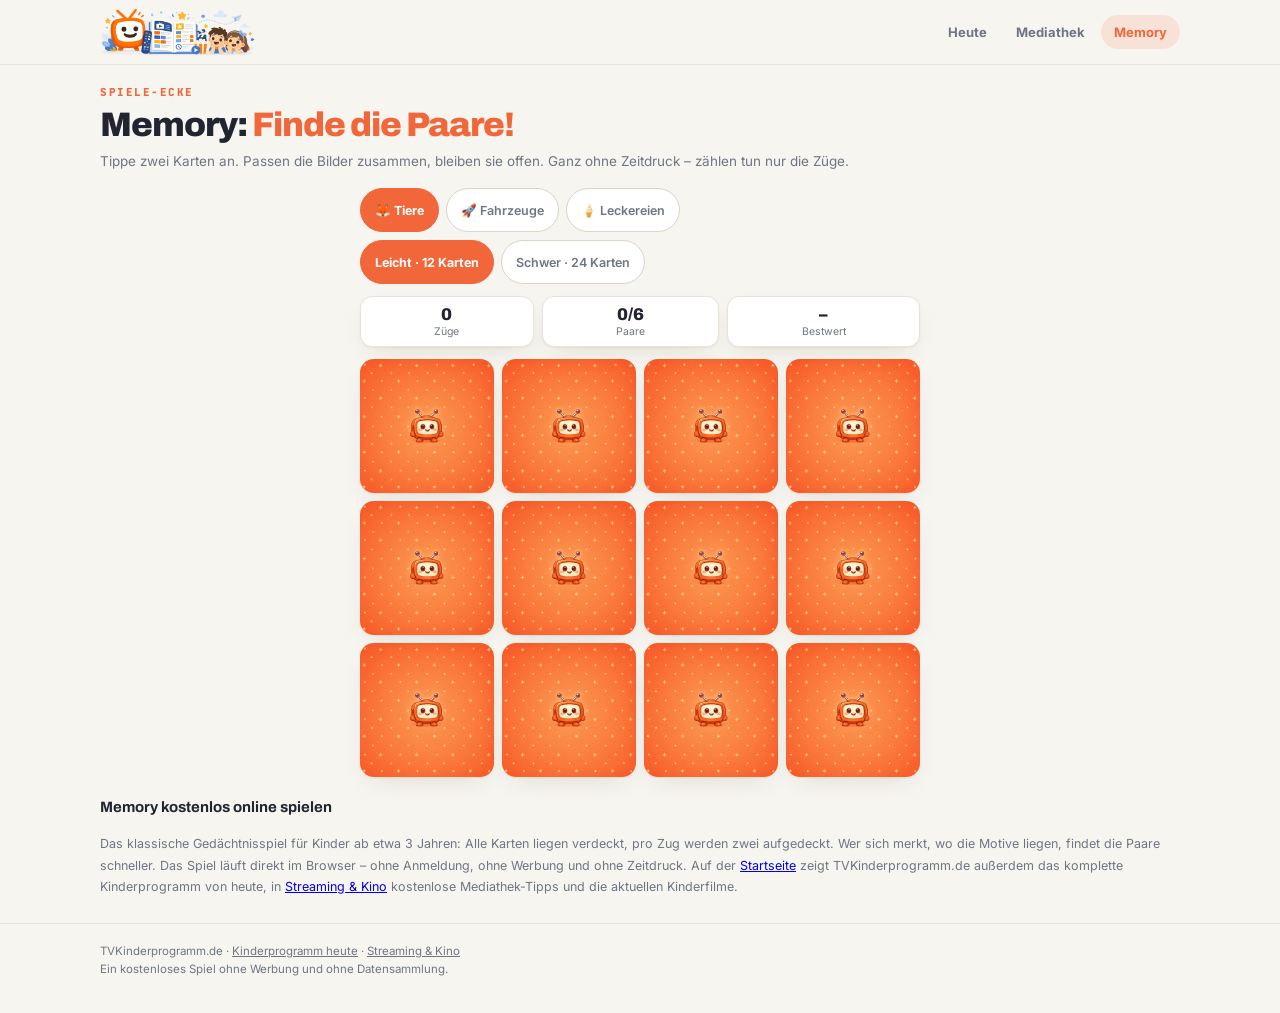
<file: memory.html>
<!doctype html>
<html lang="de">
<head>
<meta charset="utf-8">
<meta name="viewport" content="width=device-width, initial-scale=1">
<title>Memory online spielen: kostenloses Kinderspiel | TVKinderprogramm.de</title>
<meta name="description" content="Memory kostenlos im Browser spielen: Paare finden mit Tieren, Fahrzeugen und Leckereien. Ohne Anmeldung, ohne Werbung, für Kinder ab 3 Jahren.">
<link rel="canonical" href="https://tvkinderprogramm.de/memory.html">
<meta name="robots" content="index,follow,max-image-preview:large,max-snippet:-1">
<meta name="theme-color" content="#F7F5F0">
<meta property="og:type" content="website">
<meta property="og:title" content="Memory online spielen: kostenloses Kinderspiel">
<meta property="og:description" content="Paare finden mit Tieren, Fahrzeugen und Leckereien. Ohne Anmeldung, ohne Werbung.">
<meta property="og:url" content="https://tvkinderprogramm.de/memory.html">
<meta property="og:image" content="https://tvkinderprogramm.de/og-image.jpg">
<link rel="icon" href="favicon.ico" sizes="any">
<link rel="icon" type="image/png" sizes="32x32" href="favicon-32x32.png">
<link rel="apple-touch-icon" sizes="180x180" href="apple-touch-icon.png">
<link rel="preconnect" href="https://fonts.googleapis.com">
<link rel="preconnect" href="https://fonts.gstatic.com" crossorigin>
<link href="https://fonts.googleapis.com/css2?family=Archivo:wght@700;850&family=Inter:wght@400;600;700&family=JetBrains+Mono:wght@600;700&display=swap" rel="stylesheet">
<script type="application/ld+json">{"@context":"https://schema.org","@graph":[{"@type":"WebPage","@id":"https://tvkinderprogramm.de/memory.html#webpage","url":"https://tvkinderprogramm.de/memory.html","name":"Memory online spielen: kostenloses Kinderspiel","inLanguage":"de-DE","isPartOf":{"@id":"https://tvkinderprogramm.de/#website"}},{"@type":["WebApplication","Game"],"@id":"https://tvkinderprogramm.de/memory.html#game","name":"Memory: Finde die Paare","url":"https://tvkinderprogramm.de/memory.html","applicationCategory":"GameApplication","operatingSystem":"Web","inLanguage":"de-DE","isAccessibleForFree":true,"offers":{"@type":"Offer","price":"0","priceCurrency":"EUR"},"audience":{"@type":"PeopleAudience","suggestedMinAge":3},"genre":"Gedächtnisspiel"},{"@type":"BreadcrumbList","itemListElement":[{"@type":"ListItem","position":1,"name":"Startseite","item":"https://tvkinderprogramm.de/"},{"@type":"ListItem","position":2,"name":"Memory","item":"https://tvkinderprogramm.de/memory.html"}]}]}</script>
<style>
:root{
  --bg:#F7F5F0; --surface:#FFFFFF; --surface2:#FFF8F3;
  --line:#E8E3DB; --line2:#DBD3C7;
  --ink:#202531; --muted:#6F7683;
  --orange:#F2673A; --orange2:#FF8B5F;
  --shadow:0 1px 2px rgba(60,45,25,.05), 0 10px 28px -12px rgba(60,45,25,.16);
  --r:16px;
}
*{box-sizing:border-box}
body{margin:0; background:var(--bg); color:var(--ink);
  font-family:"Inter",system-ui,sans-serif; -webkit-font-smoothing:antialiased}
.wrap{width:min(1080px, 100% - 24px); margin:0 auto}
.spielfeld{width:min(560px,100%); margin:0 auto}
header{position:sticky; top:0; z-index:20; background:color-mix(in srgb, var(--bg) 86%, transparent);
  backdrop-filter:blur(14px); border-bottom:1px solid var(--line)}
.hbar{display:flex; align-items:center; justify-content:space-between; gap:10px; padding:8px 0; width:min(1080px,100% - 24px); margin:0 auto}
.logo img{display:block; height:48px; width:auto}
.kopfnav{display:flex; align-items:center; gap:3px; margin-left:auto}
.kopfnav a{padding:9px 13px; border-radius:999px; text-decoration:none;
  font:700 13px "Inter",sans-serif; color:var(--muted)}
.kopfnav a:hover{color:var(--orange)}
.kopfnav a.an{background:rgba(242,103,58,.13); color:var(--orange)}
@media (max-width:430px){ .kopfnav a{padding:8px 8px; font-size:12px} }
.kicker{font:800 11px "JetBrains Mono",monospace; letter-spacing:.14em; text-transform:uppercase;
  color:var(--orange); margin:20px 0 8px}
h1{font-family:"Archivo",sans-serif; font-weight:850; font-size:clamp(24px,4.6vw,34px);
  line-height:1.05; letter-spacing:-.03em; margin:0 0 8px}
h1 em{font-style:normal; color:var(--orange)}
.lead{font-size:13.5px; line-height:1.6; color:var(--muted); margin:0 0 16px}

.chips{display:flex; flex-wrap:wrap; gap:7px; margin:0 0 8px}
.chip{border:1px solid var(--line2); background:var(--surface); color:var(--muted); cursor:pointer;
  font:600 12.5px "Inter",sans-serif; border-radius:999px; padding:9px 14px; min-height:44px}
.chip[aria-pressed="true"]{background:var(--orange); border-color:var(--orange); color:#fff; font-weight:700}
.leiste{display:flex; align-items:center; gap:8px; margin:12px 0}
.zahl{flex:1 1 auto; border:1px solid var(--line); border-radius:12px; background:var(--surface);
  box-shadow:var(--shadow); padding:8px 12px; text-align:center}
.zahl b{display:block; font-family:"Archivo",sans-serif; font-size:17px; font-weight:850}
.zahl span{display:block; font-size:10.5px; color:var(--muted); margin-top:1px}

.brett{display:grid; grid-template-columns:repeat(4,1fr); gap:8px; margin:4px 0 18px}
.karte{position:relative; aspect-ratio:1; border:0; padding:0; background:none; cursor:pointer;
  perspective:600px; -webkit-tap-highlight-color:transparent}
.k-in{position:absolute; inset:0; transition:transform .35s; transform-style:preserve-3d}
.karte.offen .k-in, .karte.fertig .k-in{transform:rotateY(180deg)}
.k-hinten,.k-vorn{position:absolute; inset:0; backface-visibility:hidden; -webkit-backface-visibility:hidden;
  border-radius:14px; display:grid; place-items:center; box-shadow:var(--shadow)}
.k-hinten{background:linear-gradient(145deg,var(--orange2),var(--orange)); color:#fff; font-size:clamp(22px,7vw,34px)}
.k-hinten.bild{background-size:cover; background-position:center}
.k-vorn{transform:rotateY(180deg); background:var(--surface); border:1px solid var(--line);
  font-size:clamp(30px,9vw,46px)}
.k-vorn.bild{background-size:400% 300%; background-repeat:no-repeat}
.karte.fertig .k-vorn{border-color:var(--orange); box-shadow:0 0 0 2px var(--orange) inset, var(--shadow)}
.karte.fertig{cursor:default; animation:huepf .4s}
@keyframes huepf{40%{transform:scale(1.07)}}

.sieg{position:fixed; inset:0; z-index:50; display:none; place-items:center;
  background:color-mix(in srgb, var(--bg) 75%, transparent); backdrop-filter:blur(6px); padding:20px}
.sieg.zeigen{display:grid}
.siegkarte{position:relative; width:min(380px,100%); background:var(--surface); border:1px solid var(--line);
  border-radius:22px; box-shadow:var(--shadow); padding:26px 22px; text-align:center; overflow:hidden}
.siegkarte img,.siegkarte .grossemoji{width:130px; height:130px; object-fit:contain; margin:0 auto 8px; display:block}
.grossemoji{font-size:86px; line-height:130px}
.siegkarte h2{font-family:"Archivo",sans-serif; font-weight:850; font-size:24px; margin:0 0 6px}
.siegkarte p{color:var(--muted); font-size:13.5px; margin:0 0 16px}
.siegkarte .neuerbest{color:#8A5A00; background:rgba(217,169,78,.16); border:1px solid #D9A94E;
  display:inline-block; border-radius:999px; padding:4px 11px; font:700 11px "JetBrains Mono",monospace;
  letter-spacing:.06em; margin-bottom:12px}
.knopf{display:inline-flex; justify-content:center; border:0; cursor:pointer; border-radius:12px;
  background:var(--orange); color:#fff; font:700 13.5px "Inter",sans-serif; padding:12px 18px; min-height:44px}
.knopf.zart{background:none; border:1px solid var(--line2); color:var(--ink); margin-left:8px}
.konfetti{position:absolute; top:-12px; width:9px; height:14px; border-radius:2px; opacity:.9;
  animation:fall 2.6s linear infinite}
@keyframes fall{to{transform:translateY(460px) rotate(540deg); opacity:0}}

footer{border-top:1px solid var(--line); margin-top:26px; padding:18px 0 34px;
  color:var(--muted); font-size:11.5px; line-height:1.6}
footer a{color:var(--muted)}
.seotext{margin:6px 0 0; color:var(--muted); font-size:12.5px; line-height:1.7}
.seotext h2{font-family:"Archivo",sans-serif; color:var(--ink); font-size:15px; margin:18px 0 6px}
</style>
</head>
<body>
<header><div class="hbar">
  <a class="logo" href="index.html" aria-label="TVKinderprogramm.de: zur Startseite"><img src="headerbild.png" width="518" height="160" alt="TVKinderprogramm.de"></a>
  <nav class="kopfnav" aria-label="Bereiche"><a href="index.html">Heute</a><a href="mediathek-kinder.html">Mediathek</a><a href="memory.html" class="an" aria-current="page">Memory</a></nav>
</div></header>

<main class="wrap">
  <div class="kicker">Spiele-Ecke</div>
  <h1>Memory: <em>Finde die Paare!</em></h1>
  <p class="lead">Tippe zwei Karten an. Passen die Bilder zusammen, bleiben sie offen. Ganz ohne Zeitdruck &#8211; z&#228;hlen tun nur die Z&#252;ge.</p>

  <div class="spielfeld">
  <div class="chips" id="setWahl" role="group" aria-label="Motiv-Set">
    <button class="chip" data-set="tiere" aria-pressed="true">&#129418; Tiere</button>
    <button class="chip" data-set="fahrzeuge" aria-pressed="false">&#128640; Fahrzeuge</button>
    <button class="chip" data-set="essen" aria-pressed="false">&#127846; Leckereien</button>
  </div>
  <div class="chips" id="groesseWahl" role="group" aria-label="Schwierigkeit">
    <button class="chip" data-paare="6" aria-pressed="true">Leicht &#183; 12 Karten</button>
    <button class="chip" data-paare="12" aria-pressed="false">Schwer &#183; 24 Karten</button>
  </div>

  <div class="leiste">
    <div class="zahl"><b id="zuege">0</b><span>Z&#252;ge</span></div>
    <div class="zahl"><b id="paare">0/6</b><span>Paare</span></div>
    <div class="zahl"><b id="best">&#8211;</b><span>Bestwert</span></div>
  </div>

  <div class="brett" id="brett" aria-live="polite"></div>
  </div>

  <section class="seotext">
    <h2>Memory kostenlos online spielen</h2>
    <p>Das klassische Ged&#228;chtnisspiel f&#252;r Kinder ab etwa 3 Jahren: Alle Karten liegen verdeckt, pro Zug werden zwei aufgedeckt. Wer sich merkt, wo die Motive liegen, findet die Paare schneller. Das Spiel l&#228;uft direkt im Browser &#8211; ohne Anmeldung, ohne Werbung und ohne Zeitdruck. Auf der <a href="index.html">Startseite</a> zeigt TVKinderprogramm.de au&#223;erdem das komplette Kinderprogramm von heute, in <a href="mediathek-kinder.html">Streaming &amp; Kino</a> kostenlose Mediathek-Tipps und die aktuellen Kinderfilme.</p>
  </section>
</main>

<div class="sieg" id="sieg" role="dialog" aria-modal="true" aria-labelledby="siegTitel">
  <div class="siegkarte" id="siegkarte">
    <div id="siegBild"></div>
    <h2 id="siegTitel">Geschafft!</h2>
    <div class="neuerbest" id="siegBest" style="display:none">Neuer Bestwert!</div>
    <p id="siegText"></p>
    <button class="knopf" id="nochmal">Nochmal spielen</button>
    <button class="knopf zart" id="schliessen">Schlie&#223;en</button>
  </div>
</div>

<footer><div class="wrap">
  TVKinderprogramm.de &#183; <a href="index.html">Kinderprogramm heute</a> &#183; <a href="mediathek-kinder.html">Streaming &amp; Kino</a><br>
  Ein kostenloses Spiel ohne Werbung und ohne Datensammlung.
</div></footer>

<script>
/* Motive: Reihenfolge entspricht exakt den Rastern der Bild-B&#246;gen
   (memory-tiere.png usw., 4x3). Solange die B&#246;gen fehlen, Emoji-Platzhalter. */
const SETS = {
  tiere:     {emo:["\u{1F98A}","\u{1F418}","\u{1F427}","\u{1F98B}","\u{1F438}","\u{1F989}","\u{1F981}","\u{1F420}","\u{1F41E}","\u{1F422}","\u{1F430}","\u{1F43B}"],
              nam:["Fuchs","Elefant","Pinguin","Schmetterling","Frosch","Eule","L\u00f6we","Fisch","Marienk\u00e4fer","Schildkr\u00f6te","Hase","B\u00e4r"]},
  fahrzeuge: {emo:["\u{1F692}","\u{1F680}","\u26F5","\u{1F6B2}","\u{1F3D7}\uFE0F","\u{1F388}","\u{1F69C}","\u{1F93F}","\u{1F682}","\u2708\uFE0F","\u{1F6F4}","\u{1F6F8}"],
              nam:["Feuerwehrauto","Rakete","Segelboot","Fahrrad","Bagger","Hei\u00dfluftballon","Traktor","U-Boot","Lokomotive","Flugzeug","Roller","Mond-Rover"]},
  essen:     {emo:["\u{1F34E}","\u{1F34C}","\u{1F353}","\u{1F968}","\u{1F366}","\u{1F355}","\u{1F955}","\u{1F9C0}","\u{1F9C1}","\u{1F349}","\u{1F369}","\u{1F95E}"],
              nam:["Apfel","Banane","Erdbeere","Brezel","Eis","Pizza","Karotte","K\u00e4se","Muffin","Wassermelone","Donut","Pfannkuchen"]}
};
const bogen = {};      /* set -> true, wenn memory-<set>.png existiert */
let rueckenBild = false, gewonnenBild = false;
["tiere","fahrzeuge","essen"].forEach(s=>{
  const i=new Image(); i.onload=()=>{bogen[s]=true; if(s===aktSet) neuesSpiel();}; i.src="memory-"+s+".png";
});
(function(){ const i=new Image(); i.onload=()=>{rueckenBild=true; if(zuege===0 && gefunden===0) neuesSpiel();}; i.src="memory-ruecken.png"; })();
(function(){ const i=new Image(); i.onload=()=>{gewonnenBild=true;}; i.src="memory-gewonnen.png"; })();

let aktSet="tiere", aktPaare=6, zuege=0, gefunden=0, sperre=false, erste=null, fertigAnim=0;
const $=s=>document.querySelector(s);

function mischen(a){ for(let i=a.length-1;i>0;i--){ const j=Math.floor(Math.random()*(i+1)); [a[i],a[j]]=[a[j],a[i]]; } return a; }
function bestKey(){ return "tvk_memory_"+aktSet+"_"+aktPaare; }
function bestLesen(){ try{ return localStorage.getItem(bestKey()); }catch(_){ return null; } }

function neuesSpiel(){
  zuege=0; gefunden=0; sperre=false; erste=null;
  $("#zuege").textContent="0";
  $("#paare").textContent="0/"+aktPaare;
  $("#best").textContent = bestLesen() || "\u2013";
  $("#sieg").classList.remove("zeigen");
  const wahl = mischen([...Array(12).keys()]).slice(0, aktPaare);
  const karten = mischen([...wahl, ...wahl]);
  const b=$("#brett");
  b.innerHTML = karten.map((m,i)=>{
    const hinten = rueckenBild
      ? '<span class="k-hinten bild" style="background-image:url(memory-ruecken.png)"></span>'
      : '<span class="k-hinten">\u{1F4FA}</span>';
    let vorn;
    if(bogen[aktSet]){
      const sp=m%4, ze=Math.floor(m/4);
      vorn = '<span class="k-vorn bild" style="background-image:url(memory-'+aktSet+'.png);'+
             'background-position:'+(sp*100/3)+'% '+(ze*50)+'%"></span>';
    } else {
      vorn = '<span class="k-vorn">'+SETS[aktSet].emo[m]+'</span>';
    }
    return '<button class="karte" data-m="'+m+'" aria-label="Karte '+(i+1)+'">'+
           '<span class="k-in">'+hinten+vorn+'</span></button>';
  }).join("");
  b.querySelectorAll(".karte").forEach(k=>k.addEventListener("click", ()=>drehen(k)));
}

function drehen(k){
  if(sperre || k.classList.contains("offen") || k.classList.contains("fertig")) return;
  k.classList.add("offen");
  const name = SETS[aktSet].nam[+k.dataset.m];
  k.setAttribute("aria-label", name);
  if(!erste){ erste=k; return; }
  zuege++; $("#zuege").textContent=zuege;
  if(erste.dataset.m === k.dataset.m){
    erste.classList.add("fertig"); k.classList.add("fertig");
    erste.classList.remove("offen"); k.classList.remove("offen");
    erste=null; gefunden++;
    $("#paare").textContent=gefunden+"/"+aktPaare;
    if(gefunden===aktPaare) setTimeout(sieg, 500);
  } else {
    sperre=true;
    const a=erste; erste=null;
    setTimeout(()=>{ a.classList.remove("offen"); k.classList.remove("offen");
      a.setAttribute("aria-label","Karte"); k.setAttribute("aria-label","Karte"); sperre=false; }, 850);
  }
}

function sieg(){
  const alt = bestLesen();
  const neu = !alt || zuege < +alt;
  if(neu){ try{ localStorage.setItem(bestKey(), zuege); }catch(_){} }
  $("#siegBild").innerHTML = gewonnenBild
    ? '<img src="memory-gewonnen.png" alt="" width="130" height="130">'
    : '<div class="grossemoji">\u{1F389}</div>';
  $("#siegBest").style.display = neu ? "" : "none";
  $("#siegText").textContent = "Alle "+aktPaare+" Paare in "+zuege+" Z\u00fcgen gefunden"+
    (neu||!alt ? "!" : " \u2013 Bestwert: "+alt+" Z\u00fcge.");
  $("#best").textContent = bestLesen() || "\u2013";
  const sk=$("#siegkarte");
  sk.querySelectorAll(".konfetti").forEach(e=>e.remove());
  const farben=["#F2673A","#7B61D1","#3988D6","#239A68","#F1B83B"];
  for(let i=0;i<26;i++){
    const c=document.createElement("span"); c.className="konfetti";
    c.style.left=(3+Math.random()*94)+"%";
    c.style.background=farben[i%farben.length];
    c.style.animationDelay=(Math.random()*1.4)+"s";
    c.style.animationDuration=(2+Math.random()*1.6)+"s";
    sk.appendChild(c);
  }
  $("#sieg").classList.add("zeigen");
}

document.querySelectorAll("#setWahl .chip").forEach(c=>c.addEventListener("click", ()=>{
  aktSet=c.dataset.set;
  document.querySelectorAll("#setWahl .chip").forEach(x=>x.setAttribute("aria-pressed", String(x===c)));
  neuesSpiel();
}));
document.querySelectorAll("#groesseWahl .chip").forEach(c=>c.addEventListener("click", ()=>{
  aktPaare=+c.dataset.paare;
  document.querySelectorAll("#groesseWahl .chip").forEach(x=>x.setAttribute("aria-pressed", String(x===c)));
  neuesSpiel();
}));
$("#nochmal").addEventListener("click", neuesSpiel);
$("#schliessen").addEventListener("click", ()=>$("#sieg").classList.remove("zeigen"));

neuesSpiel();
</script>
<script defer src="https://static.cloudflareinsights.com/beacon.min.js" data-cf-beacon='{"token": "60f94c580ceb4df180fd401c94267269"}'></script>
</body>
</html>
</file>
